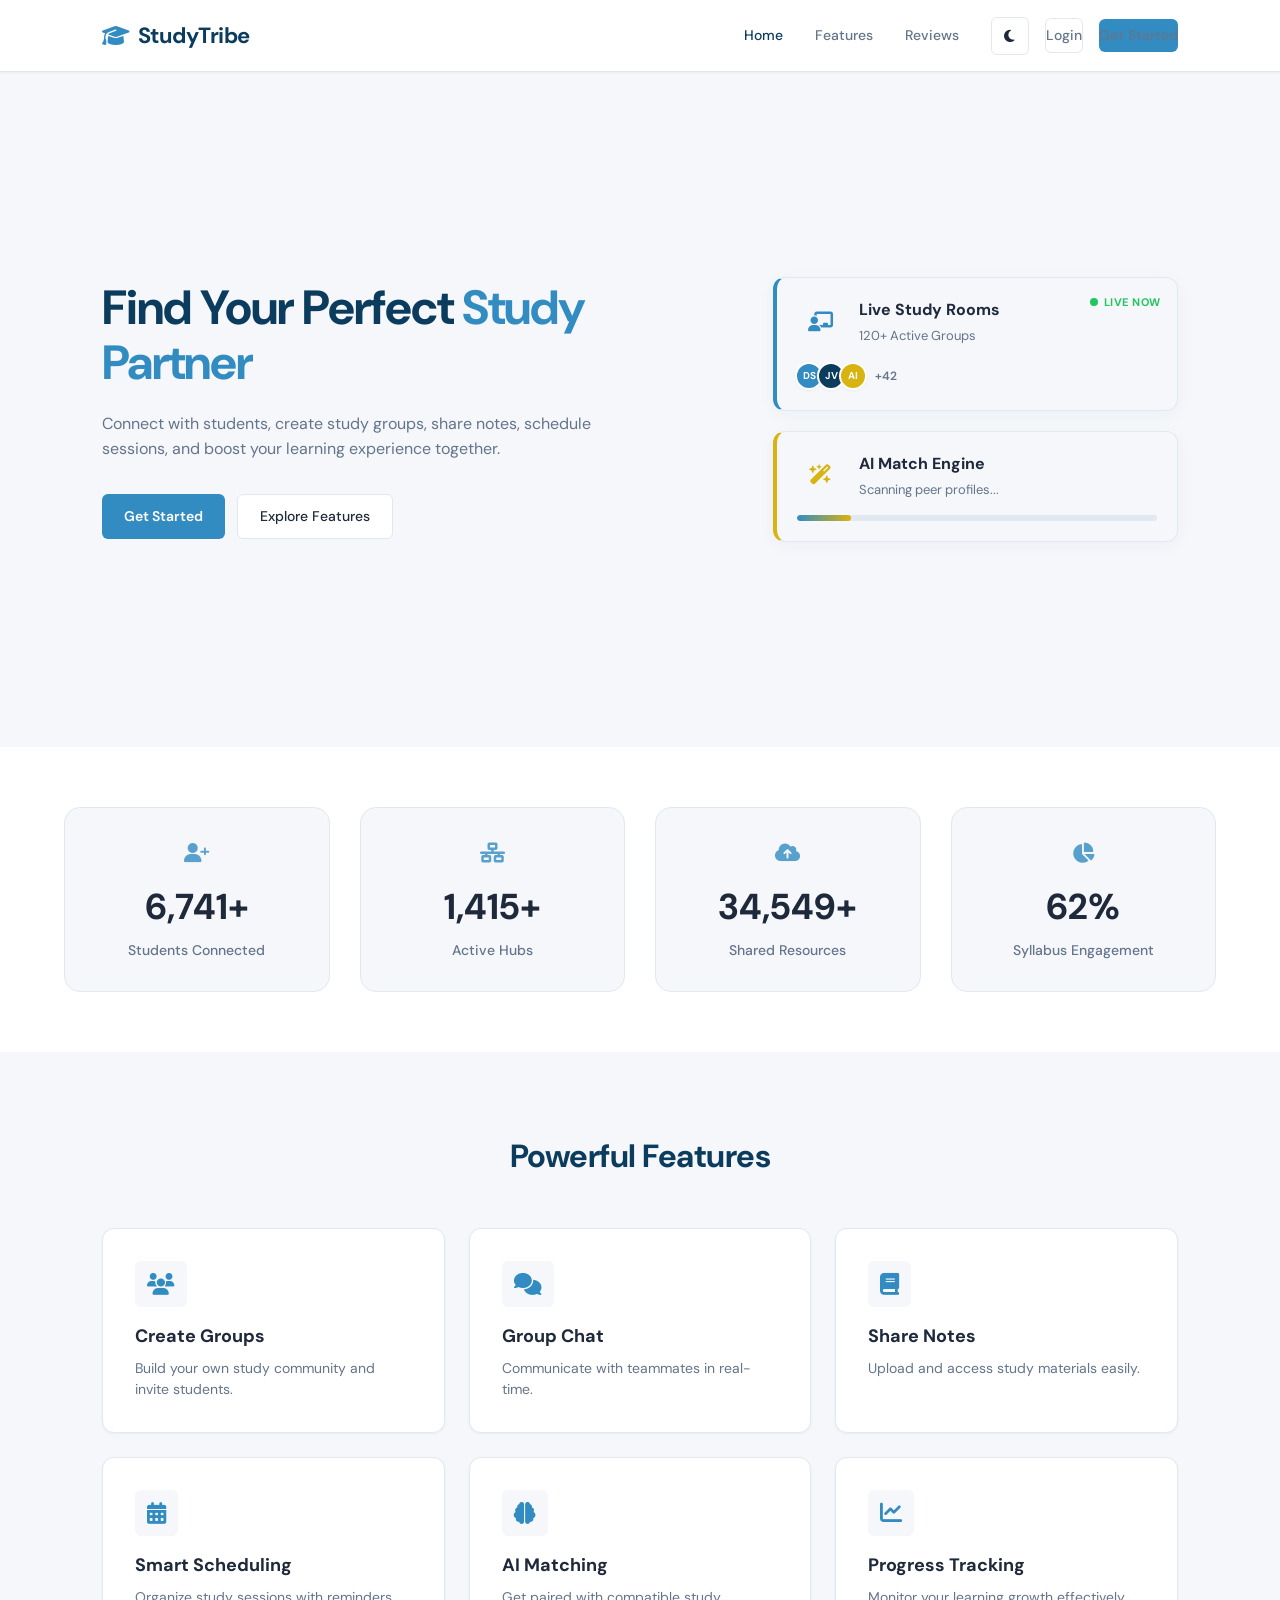
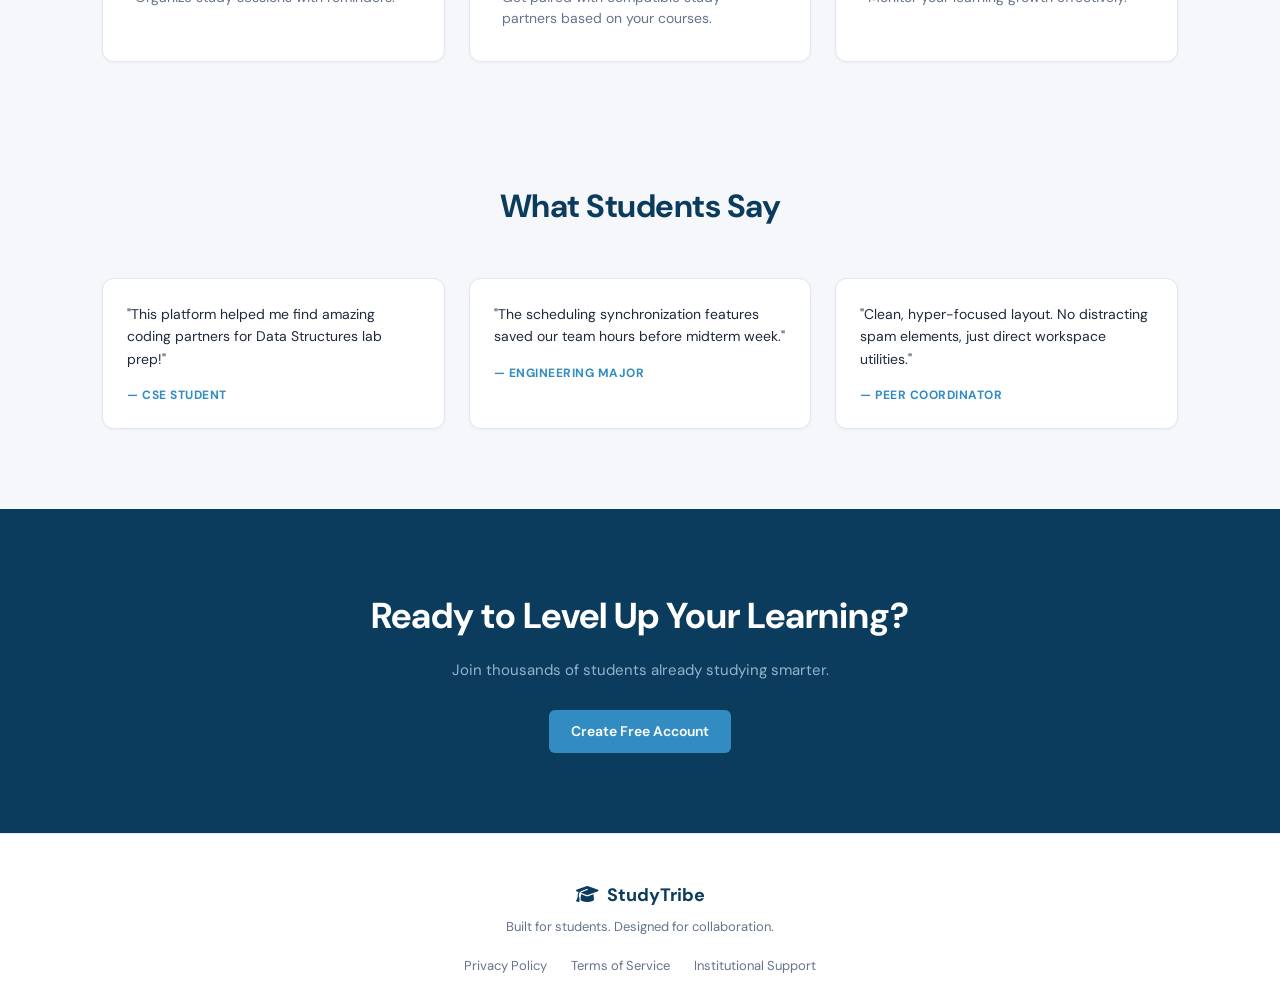
<file: index.html>
<!DOCTYPE html>
<html lang="en">
<head>
    <meta charset="UTF-8">
    <meta name="viewport" content="width=device-width, initial-scale=1.0">
    <title>StudyTribe — Peer Study Finder</title>
    <link href="https://fonts.googleapis.com/css2?family=DM+Sans:wght@400;500;700&display=swap" rel="stylesheet">
    <link rel="stylesheet" href="https://cdnjs.cloudflare.com/ajax/libs/font-awesome/6.4.0/css/all.min.css" integrity="sha512-iecdLmaskl7CVkqkXNQ/ZH/XLlvWZOJyj7Yy7tcenmpD1ypASozpmT/E0iPtmFIB46ZmdtAc9eNBvH0H/ZpiBw==" crossorigin="anonymous" referrerpolicy="no-referrer" />
    <link rel="stylesheet" href="css/style.css">
</head>
<body>

    <header class="navbar">
        <div class="logo">
            <i class="fa-solid fa-graduation-cap"></i>
            <span>StudyTribe</span>
        </div>

        <nav class="nav-links" id="navLinks">
            <a href="#" class="active">Home</a>
            <a href="#features">Features</a>
            <a href="#testimonials">Reviews</a>
            
            <div class="auth-buttons-group">
                <button id="themeToggle" class="theme-toggle-btn" title="Toggle Interface Mode">
                    <i id="themeIcon" class="fa-solid fa-moon"></i>
                </button>
                <a href="login.html" class="login-btn">Login</a>
                <a href="signup.html" class="signup-btn">Get Started</a>
            </div>
        </nav>

        <div class="menu-toggle" id="menuToggle">
            <i class="fa-solid fa-bars"></i>
        </div>
    </header>

    <section class="hero">
        <div class="hero-content">
            <h1>
                Find Your Perfect
                <span>Study Partner</span>
            </h1>
            <p>
                Connect with students, create study groups,
                share notes, schedule sessions, and boost
                your learning experience together.
            </p>
            <div class="hero-buttons">
                <a href="signup.html" class="primary-btn">Get Started</a>
                <a href="#features" class="secondary-btn">Explore Features</a>
            </div>
        </div>

        <div class="hero-image">
            <div class="glass-card premium-card">
                <div class="card-status">
                    <span class="live-pulse"></span>
                    <span class="status-text">Live Now</span>
                </div>
                <div class="card-main">
                    <div class="card-icon"><i class="fa-solid fa-chalkboard-user"></i></div>
                    <div class="card-details">
                        <h3>Live Study Rooms</h3>
                        <p id="liveGroupCount">120+ Active Groups</p>
                    </div>
                </div>
                <div class="avatar-group">
                    <span class="avatar-pill" style="background-color: #328CC1;">DS</span>
                    <span class="avatar-pill" style="background-color: #0B3C5D;">JV</span>
                    <span class="avatar-pill" style="background-color: #D9B310;">AI</span>
                    <span class="avatar-more">+42</span>
                </div>
            </div>

            <div class="glass-card premium-card" id="aiMatchCard">
                <div class="card-main">
                    <div class="card-icon spark-icon"><i class="fa-solid fa-wand-magic-sparkles"></i></div>
                    <div class="card-details">
                        <h3>AI Match Engine</h3>
                        <p id="aiMatchStatus">Scanning peer profiles...</p>
                    </div>
                </div>
                <div class="matching-progress-bar">
                    <div class="progress-fill" id="progressFill"></div>
                </div>
            </div>
        </div>
    </section>

    <section class="stats" id="statsSection">
        <div class="stat-card">
            <div class="stat-icon-glow"><i class="fa-solid fa-user-plus"></i></div>
            <h2><span class="counter" data-target="10240">0</span>+</h2>
            <p>Students Connected</p>
        </div>
        <div class="stat-card">
            <div class="stat-icon-glow"><i class="fa-solid fa-network-wired"></i></div>
            <h2><span class="counter" data-target="2150">0</span>+</h2>
            <p>Active Hubs</p>
        </div>
        <div class="stat-card">
            <div class="stat-icon-glow"><i class="fa-solid fa-cloud-arrow-up"></i></div>
            <h2><span class="counter" data-target="52480">0</span>+</h2>
            <p>Shared Resources</p>
        </div>
        <div class="stat-card">
            <div class="stat-icon-glow"><i class="fa-solid fa-chart-pie"></i></div>
            <h2><span class="counter" data-target="95">0</span>%</h2>
            <p>Syllabus Engagement</p>
        </div>
    </section>

    <section class="features" id="features">
        <h2 class="section-title">Powerful Features</h2>
        <div class="feature-container">
            <div class="feature-card">
                <i class="fa-solid fa-users"></i>
                <h3>Create Groups</h3>
                <p>Build your own study community and invite students.</p>
            </div>
            <div class="feature-card">
                <i class="fa-solid fa-comments"></i>
                <h3>Group Chat</h3>
                <p>Communicate with teammates in real-time.</p>
            </div>
            <div class="feature-card">
                <i class="fa-solid fa-book"></i>
                <h3>Share Notes</h3>
                <p>Upload and access study materials easily.</p>
            </div>
            <div class="feature-card">
                <i class="fa-solid fa-calendar-days"></i>
                <h3>Smart Scheduling</h3>
                <p>Organize study sessions with reminders.</p>
            </div>
            <div class="feature-card">
                <i class="fa-solid fa-brain"></i>
                <h3>AI Matching</h3>
                <p>Get paired with compatible study partners based on your courses.</p>
            </div>
            <div class="feature-card">
                <i class="fa-solid fa-chart-line"></i>
                <h3>Progress Tracking</h3>
                <p>Monitor your learning growth effectively.</p>
            </div>
        </div>
    </section>

    <section class="testimonials" id="testimonials">
        <h2 class="section-title">What Students Say</h2>
        <div class="testimonial-container">
            <div class="testimonial-card">
                <p>"This platform helped me find amazing coding partners for Data Structures lab prep!"</p>
                <h4>— CSE Student</h4>
            </div>
            <div class="testimonial-card">
                <p>"The scheduling synchronization features saved our team hours before midterm week."</p>
                <h4>— Engineering Major</h4>
            </div>
            <div class="testimonial-card">
                <p>"Clean, hyper-focused layout. No distracting spam elements, just direct workspace utilities."</p>
                <h4>— Peer Coordinator</h4>
            </div>
        </div>
    </section>

    <section class="cta-section">
        <h2>Ready to Level Up Your Learning?</h2>
        <p>Join thousands of students already studying smarter.</p>
        <a href="signup.html" class="primary-btn">Create Free Account</a>
    </section>

    <footer class="footer">
        <div class="footer-logo">
            <i class="fa-solid fa-graduation-cap"></i> StudyTribe
        </div>
        <p>Built for students. Designed for collaboration.</p>
        <div class="footer-links">
            <a href="#">Privacy Policy</a>
            <a href="#">Terms of Service</a>
            <a href="#">Institutional Support</a>
        </div>
    </footer>

    <!-- Load JS files in correct order -->
    <script src="js/script.js"></script>
    <script src="js/auth.js"></script>
    <script src="js/main.js"></script>

</body>
</html>
</file>
<file: css/style.css>
/* ================= THE MODERN CAMPUS DESIGN SYSTEM ================= */
:root {
    /* Main Structural Backgrounds */
    --bg-main: #F5F7FA;            /* Soft Ice White reduces visual fatigue */
    --bg-surface: #FFFFFF;         /* Crisp panel surface */
    --bg-surface-elevated: #FFFFFF;
    --border-color: #E2E8F0;       /* Tailored structural line divide */
    
    /* Academic Authority Palette Tokens */
    --color-primary: #0B3C5D;      /* Deep Navy Blue for brand anchor & authority */
    --color-accent: #328CC1;       /* Sky Blue for primary Call-to-Actions */
    --color-highlight: #D9B310;    /* Muted Gold Accent used exclusively for notifications & active alerts */
    
    /* Semantic Typography Scale */
    --text-main: #1E293B;          /* Slate Dark Gray (Never blinding harsh #000) */
    --text-muted: #64748B;         /* Soft clean lead context text */
    --text-on-primary: #FFFFFF;
    
    /* System Animations & Radii */
    --font-primary: 'DM Sans', -apple-system, BlinkMacSystemFont, sans-serif;
    --radius-sm: 6px;
    --radius-md: 12px;
    --radius-lg: 16px;
    --transition: all 0.25s cubic-bezier(0.16, 1, 0.3, 1);
    --shadow-sm: 0 1px 3px rgba(11, 60, 93, 0.05);
    --shadow-md: 0 4px 18px rgba(11, 60, 93, 0.04);
}

/* ================= DARK MODE UTILITY OVERRIDES ================= */
.dark-theme {
    --bg-main: #0F172A;            /* Slate Blue deep canvas */
    --bg-surface: #1E293B;         /* Elevated container plates */
    --bg-surface-elevated: #334155;
    --border-color: #334155;
    
    --text-main: #F8FAFC;          /* Clean accessible white contrast */
    --text-muted: #94A3B8;         
    
    --shadow-sm: 0 1px 3px rgba(0, 0, 0, 0.3);
    --shadow-md: 0 4px 20px rgba(0, 0, 0, 0.4);
}
/* ================= THEME TOGGLE ACTION DESIGN ================= */
.auth-buttons-group {
    display: flex;
    align-items: center;
    gap: 16px;
}

.theme-toggle-btn {
    background: transparent;
    border: 1px solid var(--border-color);
    color: var(--text-main);
    width: 38px;
    height: 38px;
    border-radius: var(--radius-sm);
    display: inline-flex;
    align-items: center;
    justify-content: center;
    cursor: pointer;
    font-size: 14px;
    transition: var(--transition);
}

.theme-toggle-btn:hover {
    background: var(--bg-main);
    color: var(--color-accent);
    border-color: var(--color-accent);
}

/* ================= GLOBAL RESETS & FOUNDATION ================= */
* {
    margin: 0;
    padding: 0;
    box-sizing: border-box;
}

html {
    scroll-behavior: smooth;
}

body {
    font-family: var(--font-primary);
    background-color: var(--bg-main);
    color: var(--text-main);
    overflow-x: hidden;
    line-height: 1.5;
    transition: background-color 0.3s ease, color 0.3s ease;
    -webkit-font-smoothing: antialiased;
}

/* ================= STICKY CAMPUS TOP ARCHITECTURE ================= */
.navbar {
    width: 100%;
    padding: 0 8%;
    height: 72px;
    display: flex;
    justify-content: space-between;
    align-items: center;
    position: sticky;
    top: 0;
    z-index: 1000;
    background: var(--bg-surface);
    border-bottom: 1px solid var(--border-color);
    box-shadow: var(--shadow-sm);
    transition: var(--transition);
}

.logo {
    font-size: 22px;
    font-weight: 700;
    letter-spacing: -0.5px;
    color: var(--color-primary);
    display: flex;
    align-items: center;
    gap: 8px;
    cursor: pointer;
}

.dark-theme .logo {
    color: #FFFFFF;
}

.logo i {
    color: var(--color-accent);
}

.nav-links {
    display: flex;
    align-items: center;
    gap: 32px;
}

.nav-links a {
    color: var(--text-muted);
    font-weight: 500;
    font-size: 14px;
    text-decoration: none;
    transition: color 0.2s ease;
    padding: 6px 0;
    position: relative;
}

.nav-links a:hover, .nav-links a.active {
    color: var(--color-primary);
}
.dark-theme .nav-links a:hover {
    color: #FFFFFF;
}

/* ================= HIGH-FIDELITY ACTION CORE ================= */
.login-btn {
    border: 1px solid var(--border-color);
    background: transparent;
    color: var(--text-main);
    padding: 10px 20px;
    border-radius: var(--radius-sm);
    font-size: 14px;
    font-weight: 500;
    cursor: pointer;
    transition: var(--transition);
}

.login-btn:hover {
    background: var(--bg-main);
    border-color: var(--text-muted);
}

.signup-btn, .primary-btn {
    background: var(--color-accent);
    color: var(--text-on-primary);
    padding: 11px 22px;
    border-radius: var(--radius-sm);
    font-size: 14px;
    font-weight: 600;
    text-decoration: none;
    border: none;
    cursor: pointer;
    display: inline-flex;
    align-items: center;
    justify-content: center;
    transition: var(--transition);
}

.signup-btn:hover, .primary-btn:hover {
    background: #25709B;
    transform: translateY(-1px);
}

.secondary-btn {
    border: 1px solid var(--border-color);
    background: var(--bg-surface);
    padding: 11px 22px;
    border-radius: var(--radius-sm);
    font-size: 14px;
    font-weight: 500;
    text-decoration: none;
    color: var(--text-main);
    cursor: pointer;
    transition: var(--transition);
}

.secondary-btn:hover {
    background: var(--bg-main);
    border-color: var(--text-muted);
}

/* ================= CONTEXTUAL ACADEMIC HERO SPLIT ================= */
.hero {
    min-height: 75vh;
    display: grid;
    grid-template-columns: 1.2fr 0.8fr;
    align-items: center;
    padding: 40px 8%;
    gap: 64px;
}

.hero-content h1 {
    font-size: 48px;
    font-weight: 700;
    line-height: 1.15;
    letter-spacing: -1px;
    color: var(--color-primary);
}
.dark-theme .hero-content h1 { color: #FFFFFF; }

.hero-content span {
    color: var(--color-accent);
}

.hero-content p {
    margin-top: 20px;
    color: var(--text-muted);
    font-size: 16px;
    line-height: 1.6;
    max-width: 540px;
}

.hero-buttons {
    margin-top: 32px;
    display: flex;
    gap: 12px;
}

/* Authentic Syllabus Dashboard Frame */
/* ================= INTERACTIVE HERO DASHBOARD CORES ================= */
.hero-image {
    display: flex;
    flex-direction: column;
    gap: 20px;
    position: relative;
}

.premium-card {
    position: relative;
    overflow: hidden;
    background: var(--bg-surface);
    border: 1px solid var(--border-color);
    padding: 24px;
    border-radius: var(--radius-lg);
    box-shadow: var(--shadow-md);
    transition: transform 0.3s cubic-bezier(0.16, 1, 0.3, 1), box-shadow 0.3s ease, border-color 0.3s ease;
    cursor: pointer;
}

/* Premium Hover feedback alignment */
.premium-card:hover {
    transform: translateY(-5px) scale(1.02);
    border-color: var(--color-accent);
    box-shadow: 0 12px 30px rgba(11, 60, 93, 0.08);
}

.card-main {
    display: flex;
    align-items: center;
    gap: 16px;
}

.card-icon {
    font-size: 20px;
    width: 46px;
    height: 46px;
    background: var(--bg-main);
    color: var(--color-accent);
    border-radius: var(--radius-md);
    display: flex;
    align-items: center;
    justify-content: center;
    transition: var(--transition);
}

.premium-card:hover .card-icon {
    background: var(--color-accent);
    color: #FFFFFF;
}

/* Glowing wizard star icon shift */
.spark-icon i {
    color: var(--color-highlight);
}
.premium-card:hover .spark-icon {
    background: var(--color-highlight) !important;
    color: #1E293B !important;
}

/* Live Pulse Component */
.card-status {
    position: absolute;
    top: 16px;
    right: 16px;
    display: flex;
    align-items: center;
    gap: 6px;
}

.live-pulse {
    width: 8px;
    height: 8px;
    background-color: #22C55E; /* Modern Safe Green */
    border-radius: 50%;
    display: inline-block;
    box-shadow: 0 0 0 0 rgba(34, 197, 94, 0.7);
    animation: pulseGlow 1.8s infinite;
}

.status-text {
    font-size: 11px;
    font-weight: 700;
    text-transform: uppercase;
    letter-spacing: 0.5px;
    color: #22C55E;
}

@keyframes pulseGlow {
    0% { transform: scale(0.95); box-shadow: 0 0 0 0 rgba(34, 197, 94, 0.5); }
    70% { transform: scale(1); box-shadow: 0 0 0 8px rgba(34, 197, 94, 0); }
    100% { transform: scale(0.95); box-shadow: 0 0 0 0 rgba(34, 197, 94, 0); }
}

/* Avatar Group Pile Elements */
.avatar-group {
    display: flex;
    align-items: center;
    margin-top: 16px;
    padding-left: 4px;
}

.avatar-pill {
    width: 28px;
    height: 28px;
    border-radius: 50%;
    border: 2px solid var(--bg-surface);
    display: flex;
    align-items: center;
    justify-content: center;
    font-size: 10px;
    font-weight: 700;
    color: #FFFFFF;
    margin-left: -6px;
    box-shadow: var(--shadow-sm);
}

.avatar-more {
    font-size: 12px;
    font-weight: 600;
    color: var(--text-muted);
    margin-left: 8px;
}

/* Interactive Match Sync Status Bar */
.matching-progress-bar {
    width: 100%;
    height: 6px;
    background: var(--border-color);
    border-radius: 10px;
    margin-top: 16px;
    overflow: hidden;
}

.progress-fill {
    width: 15%;
    height: 100%;
    background: linear-gradient(90deg, var(--color-accent), var(--color-highlight));
    border-radius: 10px;
    transition: width 0.4s ease;
}

/* Structural Course Review Blocks */
.glass-card {
    background: var(--bg-main);
    border: 1px solid var(--border-color);
    padding: 20px;
    border-radius: var(--radius-md);
    transition: var(--transition);
}

.glass-card h3 {
    font-size: 16px;
    font-weight: 700;
    color: var(--text-main);
    margin-bottom: 4px;
}

.glass-card p {
    color: var(--text-muted);
    font-size: 13px;
}

.glass-card:nth-child(1) {
    border-left: 4px solid var(--color-accent);
}
.glass-card:nth-child(2) {
    border-left: 4px solid var(--color-highlight);
}

.glass-card:hover {
    transform: translateX(4px);
    background: var(--bg-surface-elevated);
}

/* ================= THE SYSTEM TIMETABLE SYNCER ================= */
/* ================= REAL-TIME STATS INTERACTIVE ROW ================= */
.stats {
    display: grid;
    grid-template-columns: repeat(auto-fit, minmax(220px, 1fr));
    gap: 30px;
    padding: 60px 5%;
    background: var(--bg-surface, #FFFFFF);
    text-align: center;
}

.stat-card {
    padding: 30px 20px;
    background: var(--bg-main, #FAFBFC);
    border: 1px solid var(--border-color, #E2E8F0);
    border-radius: 16px;
    position: relative;
    transition: transform 0.3s ease, box-shadow 0.3s ease;
}

.stat-card:hover {
    transform: translateY(-4px);
    box-shadow: 0 12px 24px rgba(0, 0, 0, 0.04);
}

.stat-icon-glow {
    font-size: 20px;
    color: var(--color-accent, #328CC1);
    margin-bottom: 12px;
    opacity: 0.8;
}

.stat-card h2 {
    font-size: 36px;
    font-weight: 700;
    color: #1E293B;
    margin-bottom: 6px;
    font-variant-numeric: tabular-nums; /* Prevents text from jumping side to side while counting */
}

.stat-card p {
    font-size: 14px;
    color: #64748B;
    font-weight: 500;
}
/* ================= CORE SUBJECT TRACK GRIDS ================= */
.features {
    padding: 80px 8%;
}

.section-title {
    text-align: center;
    font-size: 32px;
    font-weight: 700;
    letter-spacing: -0.5px;
    margin-bottom: 48px;
    color: var(--color-primary);
}
.dark-theme .section-title { color: #FFFFFF; }

.feature-container {
    display: grid;
    grid-template-columns: repeat(3, 1fr);
    gap: 24px;
}

.feature-card {
    background: var(--bg-surface);
    border: 1px solid var(--border-color);
    padding: 32px;
    border-radius: var(--radius-md);
    box-shadow: var(--shadow-sm);
    transition: var(--transition);
}

.feature-card:hover {
    transform: translateY(-4px);
    box-shadow: var(--shadow-md);
}

.feature-card i {
    font-size: 22px;
    padding: 12px;
    border-radius: var(--radius-sm);
    margin-bottom: 16px;
    display: inline-block;
    background: var(--bg-main);
    color: var(--color-accent);
}

.feature-card h3 {
    font-size: 18px;
    font-weight: 700;
    margin-bottom: 8px;
    color: var(--text-main);
}

.feature-card p {
    font-size: 14px;
    color: var(--text-muted);
    line-height: 1.5;
}

/* ================= PEER DISCOVER CHANNELS ================= */
.testimonials {
    padding: 40px 8% 80px 8%;
}

.testimonial-container {
    display: grid;
    grid-template-columns: repeat(3, 1fr);
    gap: 24px;
}

.testimonial-card {
    background: var(--bg-surface);
    border: 1px solid var(--border-color);
    padding: 24px;
    border-radius: var(--radius-md);
    box-shadow: var(--shadow-sm);
}

.testimonial-card p {
    font-size: 14px;
    color: var(--text-main);
    line-height: 1.6;
}

.testimonial-card h4 {
    margin-top: 16px;
    font-size: 12px;
    font-weight: 700;
    text-transform: uppercase;
    letter-spacing: 0.5px;
    color: var(--color-accent);
}

/* ================= CENTRAL CTA PANEL TRACK ================= */
.cta-section {
    padding: 80px 8%;
    text-align: center;
    background: var(--color-primary);
    color: var(--text-on-primary);
    border-radius: 0;
}

.cta-section h2 {
    font-size: 36px;
    font-weight: 700;
    max-width: 600px;
    margin: 0 auto;
    color: #FFFFFF;
}

.cta-section p {
    margin: 16px 0 28px 0;
    color: #93B5CD;
    font-size: 15px;
}

.cta-section .primary-btn {
    background: var(--color-accent);
}

/* ================= FORMAL INSTITUTIONAL FOOTER ================= */
.footer {
    padding: 48px 8% 32px 8%;
    display: flex;
    flex-direction: column;
    align-items: center;
    background: var(--bg-surface);
    border-top: 1px solid var(--border-color);
}

.footer-logo {
    font-size: 18px;
    font-weight: 700;
    color: var(--color-primary);
    display: flex;
    align-items: center;
    gap: 8px;
}
.dark-theme .footer-logo { color: #FFFFFF; }

.footer p {
    margin-top: 8px;
    font-size: 13px;
    color: var(--text-muted);
}

.footer-links {
    margin-top: 20px;
    display: flex;
    gap: 24px;
}

.footer-links a {
    color: var(--text-muted);
    font-size: 13px;
    text-decoration: none;
    transition: color 0.2s ease;
}

.footer-links a:hover {
    color: var(--color-accent);
}

/* ================= SYSTEM INTERACTION FEEDBACK ================= */
.menu-toggle {
    display: none;
    font-size: 22px;
    cursor: pointer;
    color: var(--text-main);
}

/* ================= PLATFORM BREAKPOINTS ================= */
@media(max-width: 1024px) {
    .hero {
        grid-template-columns: 1fr;
        text-align: center;
        gap: 40px;
    }
    .hero-content {
        display: flex;
        flex-direction: column;
        align-items: center;
    }
    .hero-buttons {
        justify-content: center;
    }
    .hero-image {
        max-width: 500px;
        margin: 0 auto;
        width: 100%;
    }
    .feature-container, .testimonial-container, .stats {
        grid-template-columns: repeat(2, 1fr);
    }
}

@media(max-width: 768px) {
    .menu-toggle {
        display: block;
    }
    .navbar {
        padding: 0 5%;
    }
    .nav-links {
        position: fixed;
        top: 72px;
        right: -100%;
        flex-direction: column;
        width: 100%;
        max-width: 280px;
        height: calc(100vh - 72px);
        background: var(--bg-surface);
        border-left: 1px solid var(--border-color);
        box-shadow: var(--shadow-md);
        padding: 40px 24px;
        gap: 24px;
        align-items: flex-start;
        transition: right 0.3s cubic-bezier(0.16, 1, 0.3, 1);
    }
    .nav-links.active {
        right: 0;
    }
    .feature-container, .testimonial-container, .stats {
        grid-template-columns: 1fr;
    }
    .hero-content h1 { font-size: 34px; }
    .section-title { font-size: 26px; }
}
</file>
